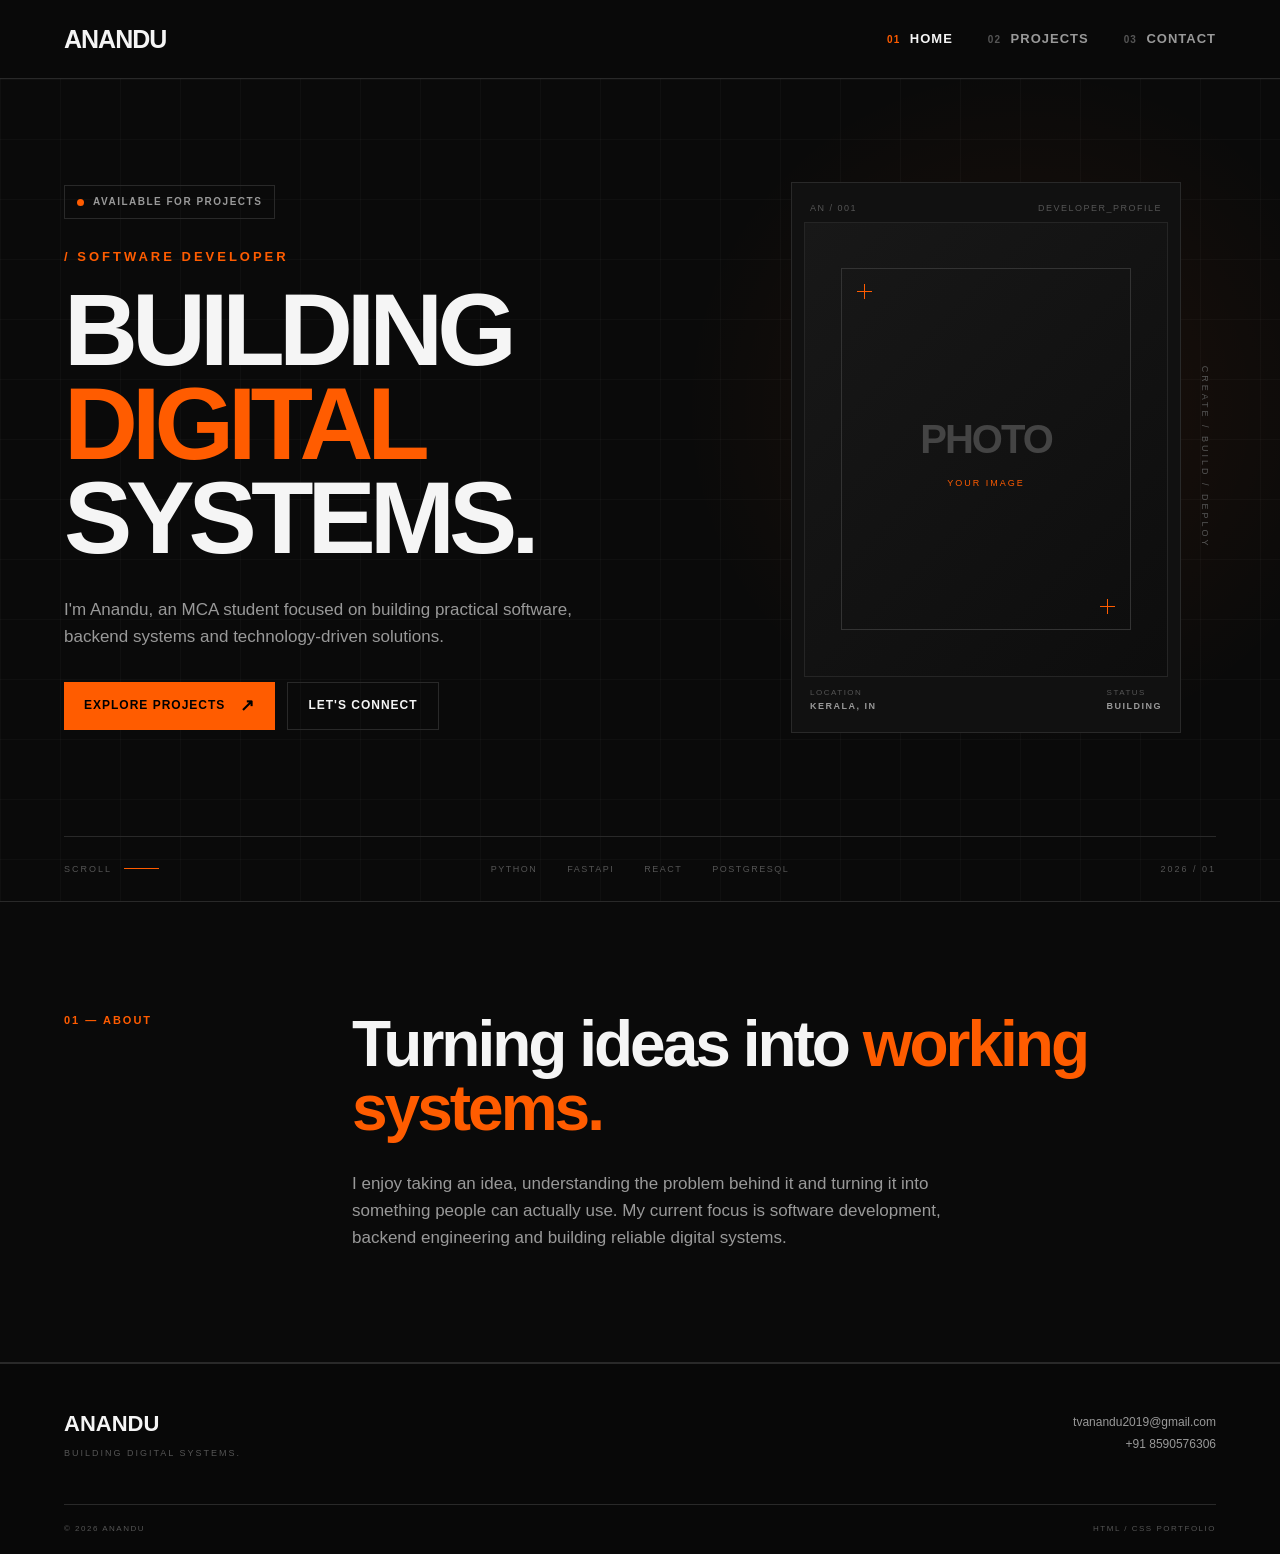
<file: index.html>
<!DOCTYPE html>
<html lang="en">
<head>
    <meta charset="UTF-8">
    <meta name="viewport" content="width=device-width, initial-scale=1.0">

    <title>ANLABS | Anandu</title>

    <link rel="stylesheet" href="style.css">
</head>

<body>

    <!-- ================= HEADER ================= -->

    <header class="header">

        <div class="container nav-container">

            <a href="index.html" class="logo">
                ANANDU
            </a>

            <nav class="navbar">

                <a href="index.html" class="active">
                    <span>01</span> Home
                </a>

                <a href="projects.html">
                    <span>02</span> Projects
                </a>

                <a href="contact.html">
                    <span>03</span> Contact
                </a>

            </nav>

        </div>

    </header>


    <!-- ================= MAIN ================= -->

    <main>

        <section class="hero">

            <div class="hero-grid">

                <!-- LEFT SIDE -->

                <div class="hero-text">

                    <div class="availability">
                        <span class="status-dot"></span>
                        AVAILABLE FOR PROJECTS
                    </div>

                    <p class="hero-label">
                        / SOFTWARE DEVELOPER
                    </p>

                    <h1>
                        Building
                        <span>digital</span>
                        systems.
                    </h1>

                    <p class="hero-description">
                        I'm Anandu, an MCA student focused on building
                        practical software, backend systems and
                        technology-driven solutions.
                    </p>

                    <div class="hero-buttons">

                        <a href="projects.html" class="btn btn-primary">
                            Explore Projects
                            <span>↗</span>
                        </a>

                        <a href="contact.html" class="btn btn-outline">
                            Let's Connect
                        </a>

                    </div>

                </div>


                <!-- RIGHT SIDE -->

                <div class="hero-visual">

                    <div class="visual-frame">

                        <div class="frame-top">
                            <span>AN / 001</span>
                            <span>DEVELOPER_PROFILE</span>
                        </div>

                        <div class="photo-placeholder">

                            <div class="photo-inner">

                                <div class="photo-cross cross-one"></div>
                                <div class="photo-cross cross-two"></div>

                                <span>PHOTO</span>

                                <small>
                                    YOUR IMAGE
                                </small>

                            </div>

                        </div>

                        <div class="frame-bottom">

                            <div>
                                <small>LOCATION</small>
                                <strong>KERALA, IN</strong>
                            </div>

                            <div>
                                <small>STATUS</small>
                                <strong>BUILDING</strong>
                            </div>

                        </div>

                    </div>

                    <!-- Decorative text -->

                    <div class="vertical-text">
                        CREATE / BUILD / DEPLOY
                    </div>

                </div>

            </div>


            <!-- ================= BOTTOM STRIP ================= -->

            <div class="hero-bottom container">

                <div class="scroll-indicator">
                    <span>SCROLL</span>
                    <div class="scroll-line"></div>
                </div>

                <div class="hero-tech">

                    <span>PYTHON</span>
                    <span>FASTAPI</span>
                    <span>REACT</span>
                    <span>POSTGRESQL</span>

                </div>

                <div class="hero-number">
                    2026 / 01
                </div>

            </div>

        </section>


        <!-- ================= INTRO ================= -->

        <section class="intro-section">

            <div class="container intro-grid">

                <div class="intro-label">
                    01 — ABOUT
                </div>

                <div class="intro-content">

                    <h2>
                        Turning ideas into
                        <span>working systems.</span>
                    </h2>

                    <p>
                        I enjoy taking an idea, understanding the problem
                        behind it and turning it into something people can
                        actually use. My current focus is software
                        development, backend engineering and building
                        reliable digital systems.
                    </p>

                </div>

            </div>

        </section>

    </main>


    <!-- ================= FOOTER ================= -->

    <footer class="footer">

        <div class="container footer-top">

            <div>

                <a href="index.html" class="footer-logo">
                    ANANDU
                </a>

                <p>
                    BUILDING DIGITAL SYSTEMS.
                </p>

            </div>

            <div class="footer-contact">

                <p>
                    tvanandu2019@gmail.com
                </p>

                <p>
                    +91 8590576306
                </p>

            </div>

        </div>

        <div class="container footer-bottom">

            <span>
                © 2026 ANANDU
            </span>

            <span>
                HTML / CSS PORTFOLIO
            </span>

        </div>

    </footer>

</body>
</html>
</file>
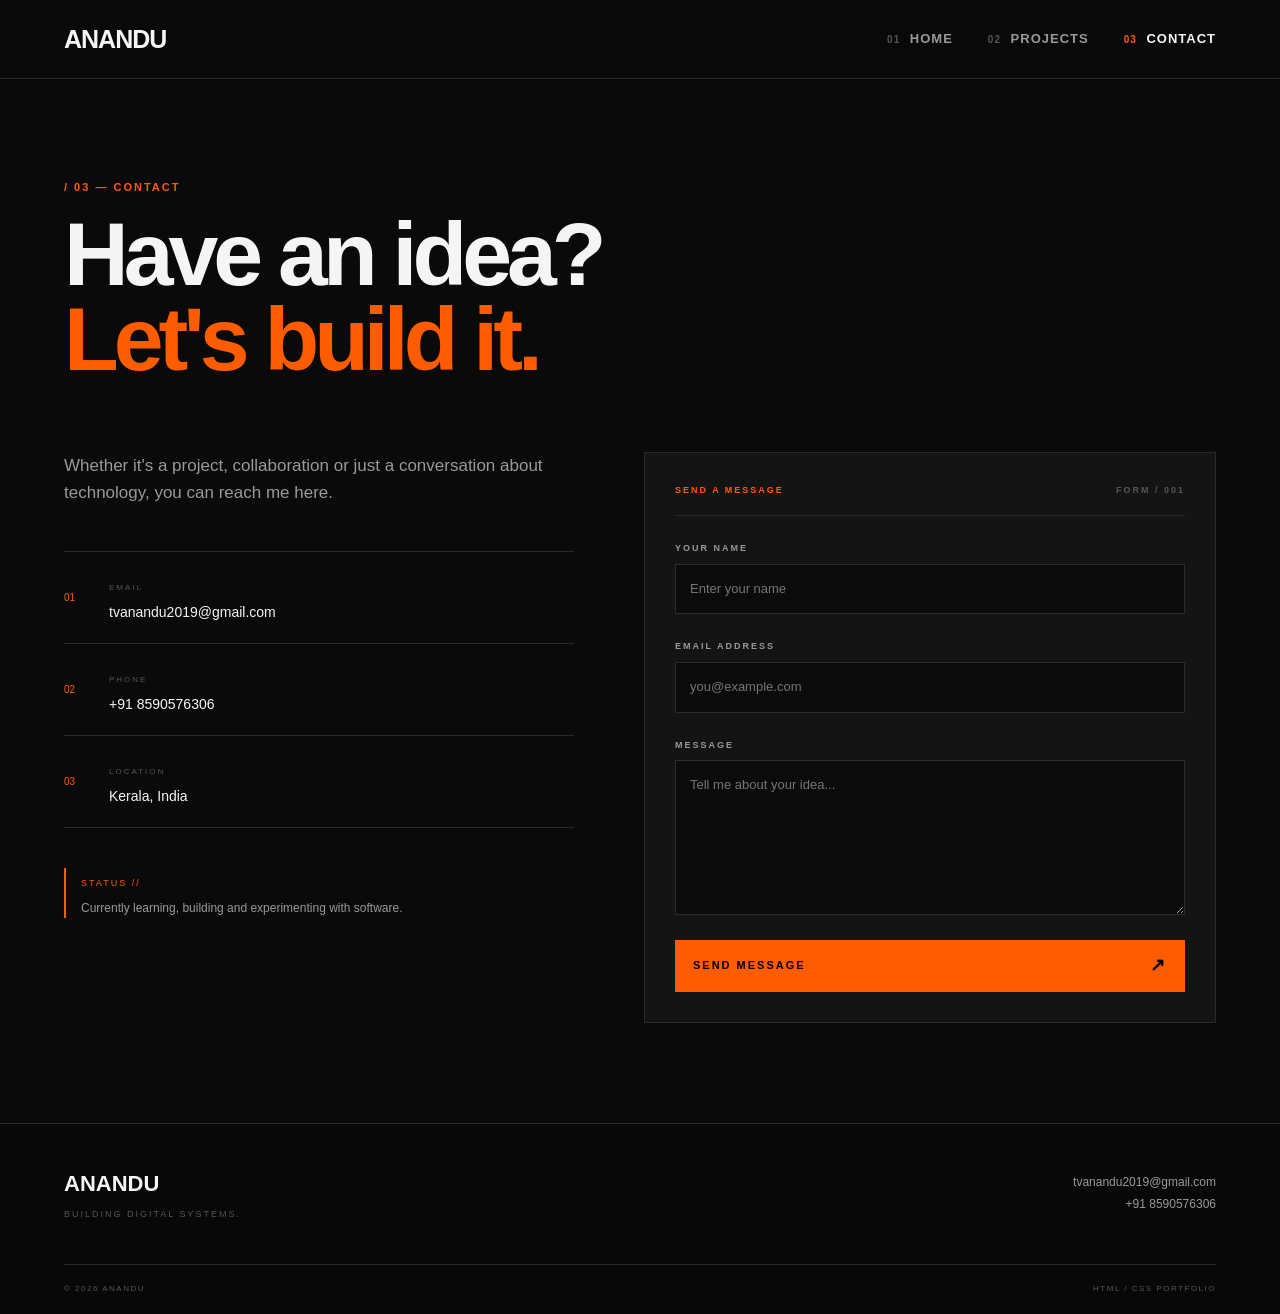
<file: contact.html>
<!DOCTYPE html>
<html lang="en">
<head>

    <meta charset="UTF-8">
    <meta name="viewport" content="width=device-width, initial-scale=1.0">

    <title>ANLABS | Contact</title>

    <link rel="stylesheet" href="style.css">

</head>

<body>


    <!-- ================= HEADER ================= -->

    <header class="header">

        <div class="container nav-container">

            <a href="index.html" class="logo">
                ANANDU
            </a>

            <nav class="navbar">

                <a href="index.html">
                    <span>01</span> Home
                </a>

                <a href="projects.html">
                    <span>02</span> Projects
                </a>

                <a href="contact.html" class="active">
                    <span>03</span> Contact
                </a>

            </nav>

        </div>

    </header>


    <!-- ================= CONTACT ================= -->

    <main>

        <section class="contact-section">

            <div class="container">

                <div class="contact-header">

                    <p class="page-index">
                        / 03 — CONTACT
                    </p>

                    <h1>
                        Have an idea?
                        <span>Let's build it.</span>
                    </h1>

                </div>


                <div class="contact-wrapper">


                    <!-- CONTACT INFORMATION -->

                    <div class="contact-info">

                        <p class="contact-intro">

                            Whether it's a project, collaboration or just
                            a conversation about technology, you can reach
                            me here.

                        </p>


                        <div class="contact-details">

                            <div class="contact-item">

                                <span class="contact-number">
                                    01
                                </span>

                                <div>

                                    <small>EMAIL</small>

                                    <p>
                                        tvanandu2019@gmail.com
                                    </p>

                                </div>

                            </div>


                            <div class="contact-item">

                                <span class="contact-number">
                                    02
                                </span>

                                <div>

                                    <small>PHONE</small>

                                    <p>
                                        +91 8590576306
                                    </p>

                                </div>

                            </div>


                            <div class="contact-item">

                                <span class="contact-number">
                                    03
                                </span>

                                <div>

                                    <small>LOCATION</small>

                                    <p>
                                        Kerala, India
                                    </p>

                                </div>

                            </div>

                        </div>


                        <div class="contact-note">

                            <span>STATUS //</span>

                            <p>
                                Currently learning, building and
                                experimenting with software.
                            </p>

                        </div>

                    </div>


                    <!-- FORM -->

                    <form class="contact-form">

                        <div class="form-heading">

                            <span>
                                SEND A MESSAGE
                            </span>

                            <span>
                                FORM / 001
                            </span>

                        </div>


                        <div class="form-group">

                            <label for="name">
                                YOUR NAME
                            </label>

                            <input
                                type="text"
                                id="name"
                                name="name"
                                placeholder="Enter your name"
                                required
                            >

                        </div>


                        <div class="form-group">

                            <label for="email">
                                EMAIL ADDRESS
                            </label>

                            <input
                                type="email"
                                id="email"
                                name="email"
                                placeholder="you@example.com"
                                required
                            >

                        </div>


                        <div class="form-group">

                            <label for="message">
                                MESSAGE
                            </label>

                            <textarea
                                id="message"
                                name="message"
                                rows="6"
                                placeholder="Tell me about your idea..."
                                required
                            ></textarea>

                        </div>


                        <button
                            type="submit"
                            class="submit-btn"
                        >

                            SEND MESSAGE

                            <span>↗</span>

                        </button>

                    </form>

                </div>

            </div>

        </section>

    </main>


    <!-- ================= FOOTER ================= -->

    <footer class="footer">

        <div class="container footer-top">

            <div>

                <a href="index.html" class="footer-logo">
                    ANANDU
                </a>

                <p>
                    BUILDING DIGITAL SYSTEMS.
                </p>

            </div>

            <div class="footer-contact">

                <p>
                    tvanandu2019@gmail.com
                </p>

                <p>
                    +91 8590576306
                </p>

            </div>

        </div>

        <div class="container footer-bottom">

            <span>
                © 2026 ANANDU
            </span>

            <span>
                HTML / CSS PORTFOLIO
            </span>

        </div>

    </footer>


</body>
</html>
</file>
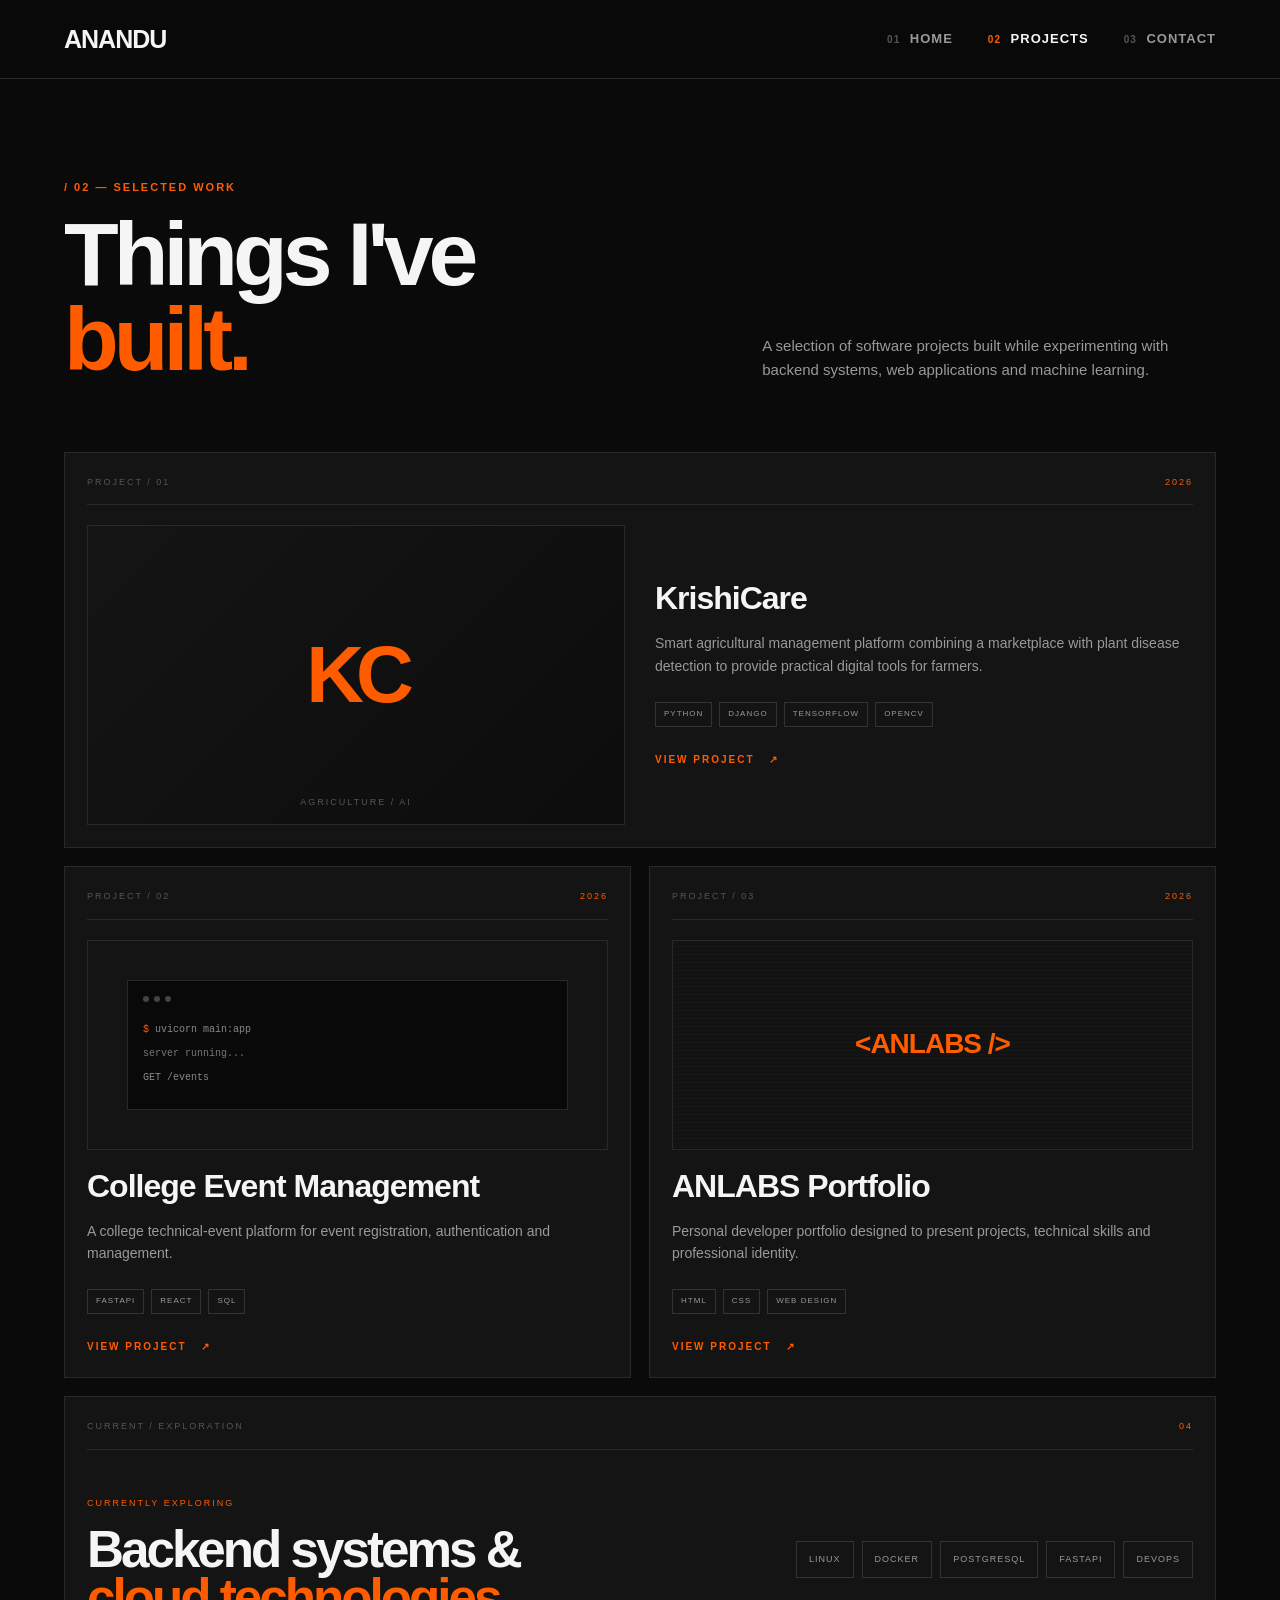
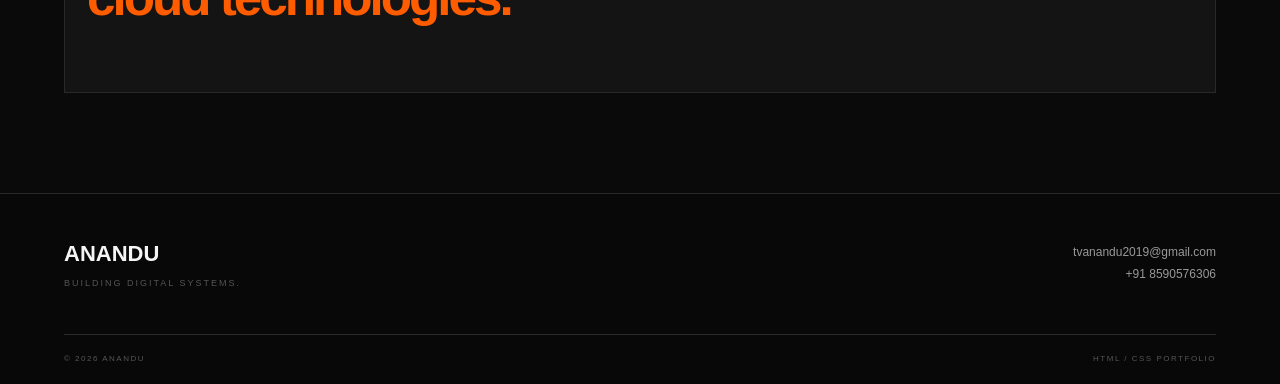
<file: projects.html>
<!DOCTYPE html>
<html lang="en">
<head>

    <meta charset="UTF-8">
    <meta name="viewport" content="width=device-width, initial-scale=1.0">

    <title>ANLABS | Projects</title>

    <link rel="stylesheet" href="style.css">

</head>

<body>


    <!-- ================= HEADER ================= -->

    <header class="header">

        <div class="container nav-container">

            <a href="index.html" class="logo">
                ANANDU
            </a>

            <nav class="navbar">

                <a href="index.html">
                    <span>01</span> Home
                </a>

                <a href="projects.html" class="active">
                    <span>02</span> Projects
                </a>

                <a href="contact.html">
                    <span>03</span> Contact
                </a>

            </nav>

        </div>

    </header>


    <!-- ================= PROJECTS ================= -->

    <main>

        <section class="projects-section">

            <div class="container">

                <div class="page-header">

                    <div>

                        <p class="page-index">
                            / 02 — SELECTED WORK
                        </p>

                        <h1>
                            Things I've
                            <span>built.</span>
                        </h1>

                    </div>

                    <p class="page-description">

                        A selection of software projects built while
                        experimenting with backend systems, web
                        applications and machine learning.

                    </p>

                </div>


                <!-- PROJECT GRID -->

                <div class="project-grid">


                    <!-- PROJECT 01 -->

                    <article class="project-card project-large">

                        <div class="project-top">

                            <span class="project-id">
                                PROJECT / 01
                            </span>

                            <span class="project-year">
                                2026
                            </span>

                        </div>

                        <div class="project-content">

                            <div class="project-visual krishi-visual">

                                <span class="visual-symbol">
                                    KC
                                </span>

                                <span class="visual-label">
                                    AGRICULTURE / AI
                                </span>

                            </div>

                            <div class="project-info">

                                <h2>
                                    KrishiCare
                                </h2>

                                <p>
                                    Smart agricultural management platform
                                    combining a marketplace with plant
                                    disease detection to provide practical
                                    digital tools for farmers.
                                </p>

                                <div class="technologies">

                                    <span>PYTHON</span>
                                    <span>DJANGO</span>
                                    <span>TENSORFLOW</span>
                                    <span>OPENCV</span>

                                </div>

                                <a href="#" class="project-link">
                                    VIEW PROJECT <span>↗</span>
                                </a>

                            </div>

                        </div>

                    </article>


                    <!-- PROJECT 02 -->

                    <article class="project-card">

                        <div class="project-top">

                            <span class="project-id">
                                PROJECT / 02
                            </span>

                            <span class="project-year">
                                2026
                            </span>

                        </div>

                        <div class="project-mini-visual">

                            <div class="terminal">

                                <div class="terminal-bar">
                                    <i></i>
                                    <i></i>
                                    <i></i>
                                </div>

                                <p>
                                    <span>$</span> uvicorn
                                    main:app
                                </p>

                                <p class="terminal-green">
                                    server running...
                                </p>

                                <p>
                                    GET /events
                                </p>

                            </div>

                        </div>

                        <div class="project-info">

                            <h2>
                                College Event Management
                            </h2>

                            <p>
                                A college technical-event platform for
                                event registration, authentication and
                                management.
                            </p>

                            <div class="technologies">

                                <span>FASTAPI</span>
                                <span>REACT</span>
                                <span>SQL</span>

                            </div>

                            <a href="#" class="project-link">
                                VIEW PROJECT <span>↗</span>
                            </a>

                        </div>

                    </article>


                    <!-- PROJECT 03 -->

                    <article class="project-card">

                        <div class="project-top">

                            <span class="project-id">
                                PROJECT / 03
                            </span>

                            <span class="project-year">
                                2026
                            </span>

                        </div>

                        <div class="project-mini-visual portfolio-visual">

                            <span>&lt;ANLABS /&gt;</span>

                        </div>

                        <div class="project-info">

                            <h2>
                                ANLABS Portfolio
                            </h2>

                            <p>
                                Personal developer portfolio designed to
                                present projects, technical skills and
                                professional identity.
                            </p>

                            <div class="technologies">

                                <span>HTML</span>
                                <span>CSS</span>
                                <span>WEB DESIGN</span>

                            </div>

                            <a href="#" class="project-link">
                                VIEW PROJECT <span>↗</span>
                            </a>

                        </div>

                    </article>


                    <!-- PROJECT 04 -->

                    <article class="project-card project-wide">

                        <div class="project-top">

                            <span class="project-id">
                                CURRENT / EXPLORATION
                            </span>

                            <span class="project-year">
                                04
                            </span>

                        </div>

                        <div class="project-wide-content">

                            <div>

                                <p class="explore-label">
                                    CURRENTLY EXPLORING
                                </p>

                                <h2>
                                    Backend systems &
                                    <span>cloud technologies.</span>
                                </h2>

                            </div>

                            <div class="explore-stack">

                                <span>LINUX</span>
                                <span>DOCKER</span>
                                <span>POSTGRESQL</span>
                                <span>FASTAPI</span>
                                <span>DEVOPS</span>

                            </div>

                        </div>

                    </article>

                </div>

            </div>

        </section>

    </main>


    <!-- ================= FOOTER ================= -->

    <footer class="footer">

        <div class="container footer-top">

            <div>

                <a href="index.html" class="footer-logo">
                    ANANDU
                </a>

                <p>
                    BUILDING DIGITAL SYSTEMS.
                </p>

            </div>

            <div class="footer-contact">

                <p>
                    tvanandu2019@gmail.com
                </p>

                <p>
                    +91 8590576306
                </p>

            </div>

        </div>

        <div class="container footer-bottom">

            <span>
                © 2026 ANANDU
            </span>

            <span>
                HTML / CSS PORTFOLIO
            </span>

        </div>

    </footer>


</body>
</html>
</file>
<file: style.css>
/* =====================================================
   ANLABS PORTFOLIO
   BLACK / ORANGE DEVELOPER THEME
   HTML5 + CSS3
   ===================================================== */


/* =====================================================
   RESET
   ===================================================== */

* {
    margin: 0;
    padding: 0;
    box-sizing: border-box;
}

html {
    scroll-behavior: smooth;
}

body {
    font-family: Arial, Helvetica, sans-serif;
    background: #0a0a0a;
    color: #f5f5f5;
    line-height: 1.6;
}

a {
    color: inherit;
    text-decoration: none;
}

button,
input,
textarea {
    font: inherit;
}

img {
    max-width: 100%;
    display: block;
}

.container {
    width: min(1200px, 90%);
    margin: auto;
}


/* =====================================================
   VARIABLES
   ===================================================== */

:root {
    --black: #0a0a0a;
    --black-light: #111111;
    --black-card: #141414;
    --orange: #ff5c00;
    --orange-light: #ff7a2f;
    --white: #f5f5f5;
    --gray: #999999;
    --gray-dark: #555555;
    --border: #292929;
}


/* =====================================================
   HEADER
   ===================================================== */

.header {
    width: 100%;
    background: rgba(10, 10, 10, 0.96);
    border-bottom: 1px solid var(--border);
    position: relative;
    z-index: 10;
}

.nav-container {
    min-height: 78px;

    display: flex;
    align-items: center;
    justify-content: space-between;
}

.logo {
    font-size: 25px;
    font-weight: 900;
    letter-spacing: -1px;
}

.logo span,
.footer-logo span {
    color: var(--orange);
}

.navbar {
    display: flex;
    align-items: center;
    gap: 35px;
}

.navbar a {
    color: var(--gray);
    font-size: 13px;
    font-weight: bold;
    letter-spacing: 1px;
    text-transform: uppercase;

    transition: color 0.25s ease;
}

.navbar a span {
    color: var(--gray-dark);
    margin-right: 5px;
    font-size: 10px;
}

.navbar a:hover,
.navbar a.active {
    color: var(--white);
}

.navbar a.active span {
    color: var(--orange);
}


/* =====================================================
   HOME — HERO
   ===================================================== */

.hero {
    min-height: calc(100vh - 78px);

    display: flex;
    flex-direction: column;

    background:
        radial-gradient(
            circle at 80% 40%,
            rgba(255, 92, 0, 0.08),
            transparent 30%
        );

    position: relative;
    overflow: hidden;
}


/* Grid lines */

.hero::before {
    content: "";

    position: absolute;
    inset: 0;

    background-image:
        linear-gradient(
            rgba(255,255,255,0.025) 1px,
            transparent 1px
        ),
        linear-gradient(
            90deg,
            rgba(255,255,255,0.025) 1px,
            transparent 1px
        );

    background-size: 60px 60px;

    pointer-events: none;
}


/* Hero layout */

.hero-grid {
    width: min(1200px, 90%);
    margin: auto;

    flex: 1;

    display: grid;
    grid-template-columns: 1.15fr 0.85fr;

    align-items: center;

    gap: 70px;

    padding: 70px 0;
}


/* Hero text */

.hero-text {
    position: relative;
    z-index: 2;
}

.availability {
    display: inline-flex;
    align-items: center;
    gap: 9px;

    color: var(--gray);
    border: 1px solid var(--border);

    padding: 8px 12px;

    font-size: 10px;
    letter-spacing: 1.5px;
    font-weight: bold;

    margin-bottom: 28px;
}

.status-dot {
    width: 7px;
    height: 7px;

    background: var(--orange);
    border-radius: 50%;
}

.hero-label {
    color: var(--orange);

    font-size: 13px;
    font-weight: bold;
    letter-spacing: 3px;

    margin-bottom: 15px;
}

.hero h1 {
    max-width: 750px;

    font-size: clamp(60px, 8vw, 105px);
    line-height: 0.92;

    letter-spacing: -6px;

    text-transform: uppercase;
}

.hero h1 span {
    color: var(--orange);
    display: block;
}

.hero-description {
    max-width: 570px;

    color: var(--gray);

    font-size: 17px;

    margin-top: 30px;
    margin-bottom: 32px;
}


/* Buttons */

.hero-buttons {
    display: flex;
    align-items: center;
    gap: 12px;
    flex-wrap: wrap;
}

.btn {
    min-height: 48px;

    padding: 0 20px;

    display: inline-flex;
    align-items: center;
    justify-content: center;

    font-size: 12px;
    font-weight: bold;
    letter-spacing: 1px;
    text-transform: uppercase;

    transition: all 0.25s ease;
}

.btn span {
    margin-left: 15px;
    font-size: 17px;
}

.btn-primary {
    background: var(--orange);
    color: #000;
}

.btn-primary:hover {
    background: var(--orange-light);
    transform: translateY(-2px);
}

.btn-outline {
    border: 1px solid var(--border);
    color: var(--white);
}

.btn-outline:hover {
    border-color: var(--orange);
    color: var(--orange);
}


/* =====================================================
   HERO VISUAL
   ===================================================== */

.hero-visual {
    position: relative;

    display: flex;
    justify-content: center;
    align-items: center;
}

.visual-frame {
    width: min(390px, 100%);

    border: 1px solid var(--border);

    background: var(--black-light);

    padding: 12px;

    position: relative;
}

.frame-top,
.frame-bottom {
    display: flex;
    justify-content: space-between;
    align-items: center;

    color: var(--gray-dark);

    font-size: 9px;
    letter-spacing: 1.5px;

    padding: 6px;
}

.photo-placeholder {
    width: 100%;
    aspect-ratio: 4 / 5;

    background:
        linear-gradient(
            135deg,
            #181818,
            #0d0d0d
        );

    border: 1px solid #252525;

    display: flex;
    align-items: center;
    justify-content: center;

    position: relative;
    overflow: hidden;
}

.photo-inner {
    width: 80%;
    height: 80%;

    border: 1px solid #333;

    display: flex;
    align-items: center;
    justify-content: center;
    flex-direction: column;

    position: relative;

    color: #444;
}

.photo-inner span {
    font-size: 40px;
    font-weight: 900;
    letter-spacing: -2px;
}

.photo-inner small {
    color: var(--orange);

    font-size: 9px;
    letter-spacing: 2px;

    margin-top: 5px;
}


/* Crosshair */

.photo-cross {
    position: absolute;
    width: 15px;
    height: 15px;
}

.photo-cross::before,
.photo-cross::after {
    content: "";
    position: absolute;
    background: var(--orange);
}

.photo-cross::before {
    width: 15px;
    height: 1px;
    top: 7px;
    left: 0;
}

.photo-cross::after {
    height: 15px;
    width: 1px;
    left: 7px;
    top: 0;
}

.cross-one {
    top: 15px;
    left: 15px;
}

.cross-two {
    bottom: 15px;
    right: 15px;
}


/* Frame bottom */

.frame-bottom {
    padding-top: 10px;
}

.frame-bottom div {
    display: flex;
    flex-direction: column;
}

.frame-bottom small {
    font-size: 8px;
    color: var(--gray-dark);
}

.frame-bottom strong {
    font-size: 9px;
    color: var(--gray);
}


/* Vertical text */

.vertical-text {
    position: absolute;

    right: -80px;

    transform: rotate(90deg);

    color: var(--gray-dark);

    font-size: 9px;
    letter-spacing: 3px;
}


/* =====================================================
   HERO BOTTOM
   ===================================================== */

.hero-bottom {
    display: grid;

    grid-template-columns: 1fr 2fr 1fr;

    align-items: center;

    border-top: 1px solid var(--border);

    min-height: 65px;

    position: relative;
    z-index: 2;
}

.scroll-indicator {
    display: flex;
    align-items: center;
    gap: 12px;

    color: var(--gray-dark);

    font-size: 9px;
    letter-spacing: 2px;
}

.scroll-line {
    width: 35px;
    height: 1px;

    background: var(--orange);
}

.hero-tech {
    display: flex;
    justify-content: center;
    gap: 30px;

    color: var(--gray-dark);

    font-size: 9px;
    letter-spacing: 1.5px;
}

.hero-number {
    text-align: right;

    color: var(--gray-dark);

    font-size: 9px;
    letter-spacing: 2px;
}


/* =====================================================
   INTRO SECTION
   ===================================================== */

.intro-section {
    border-top: 1px solid var(--border);
    border-bottom: 1px solid var(--border);

    padding: 110px 0;
}

.intro-grid {
    display: grid;
    grid-template-columns: 25% 75%;
}

.intro-label {
    color: var(--orange);

    font-size: 11px;
    font-weight: bold;
    letter-spacing: 2px;
}

.intro-content {
    max-width: 800px;
}

.intro-content h2 {
    font-size: clamp(38px, 5vw, 68px);

    line-height: 1;

    letter-spacing: -3px;

    margin-bottom: 30px;
}

.intro-content h2 span {
    color: var(--orange);
}

.intro-content p {
    max-width: 650px;

    color: var(--gray);

    font-size: 17px;
}


/* =====================================================
   PROJECT PAGE
   ===================================================== */

.projects-section {
    padding: 100px 0;
}

.page-header {
    display: grid;
    grid-template-columns: 1fr 0.7fr;

    gap: 50px;

    align-items: end;

    margin-bottom: 70px;
}

.page-index {
    color: var(--orange);

    font-size: 11px;
    font-weight: bold;
    letter-spacing: 2px;

    margin-bottom: 15px;
}

.page-header h1,
.contact-header h1 {
    font-size: clamp(50px, 7vw, 90px);

    line-height: 0.95;

    letter-spacing: -5px;
}

.page-header h1 span,
.contact-header h1 span {
    color: var(--orange);
    display: block;
}

.page-description {
    color: var(--gray);

    font-size: 15px;

    max-width: 450px;
}


/* =====================================================
   PROJECT GRID
   CSS GRID — ASSIGNMENT REQUIREMENT
   ===================================================== */

.project-grid {
    display: grid;

    grid-template-columns: repeat(2, minmax(0, 1fr));

    gap: 18px;
}


/* Project card */

.project-card {
    background: var(--black-card);

    border: 1px solid var(--border);

    padding: 22px;

    position: relative;

    min-width: 0;

    transition:
        border-color 0.3s ease,
        transform 0.3s ease;
}

.project-card:hover {
    border-color: #444;
    transform: translateY(-5px);
}

.project-large {
    grid-column: span 2;
}


/* Project top */

.project-top {
    display: flex;
    justify-content: space-between;

    padding-bottom: 15px;

    border-bottom: 1px solid var(--border);

    color: var(--gray-dark);

    font-size: 9px;
    letter-spacing: 2px;
}

.project-year {
    color: var(--orange);
}


/* Project content */

.project-content {
    display: grid;

    grid-template-columns: 1fr 1fr;

    gap: 30px;

    padding-top: 20px;
}

.project-visual {
    min-height: 300px;

    border: 1px solid var(--border);

    display: flex;
    flex-direction: column;

    justify-content: center;
    align-items: center;

    position: relative;
}

.krishi-visual {
    background:
        linear-gradient(
            135deg,
            #151515,
            #0c0c0c
        );
}

.visual-symbol {
    font-size: 80px;

    font-weight: 900;

    color: var(--orange);

    letter-spacing: -8px;
}

.visual-label {
    position: absolute;

    bottom: 15px;

    color: var(--gray-dark);

    font-size: 9px;

    letter-spacing: 2px;
}


/* Project info */

.project-info {
    display: flex;
    flex-direction: column;

    justify-content: center;
}

.project-info h2 {
    font-size: 32px;

    line-height: 1;

    letter-spacing: -1px;

    margin-bottom: 18px;
}

.project-info p {
    color: var(--gray);

    font-size: 14px;

    margin-bottom: 25px;
}


/* Technologies */

.technologies {
    display: flex;
    flex-wrap: wrap;

    gap: 7px;

    margin-bottom: 25px;
}

.technologies span {
    border: 1px solid #333;

    padding: 5px 8px;

    color: var(--gray);

    font-size: 8px;

    letter-spacing: 1px;
}


/* Project link */

.project-link {
    color: var(--orange);

    font-size: 10px;

    font-weight: bold;

    letter-spacing: 2px;
}

.project-link span {
    margin-left: 10px;
}


/* =====================================================
   PROJECT MINI VISUALS
   ===================================================== */

.project-mini-visual {
    min-height: 210px;

    margin: 20px 0;

    border: 1px solid var(--border);

    display: flex;

    align-items: center;
    justify-content: center;
}


/* Terminal */

.terminal {
    width: 85%;

    background: #090909;

    border: 1px solid #292929;

    padding: 15px;

    font-family: monospace;

    font-size: 10px;

    color: #888;
}

.terminal-bar {
    display: flex;
    gap: 5px;

    margin-bottom: 20px;
}

.terminal-bar i {
    width: 6px;
    height: 6px;

    border-radius: 50%;

    background: #444;
}

.terminal p {
    margin: 8px 0;
}

.terminal p span {
    color: var(--orange);
}

.terminal-green {
    color: #777 !important;
}


/* Portfolio visual */

.portfolio-visual {
    background:
        repeating-linear-gradient(
            0deg,
            #111 0,
            #111 1px,
            transparent 1px,
            transparent 4px
        );

    color: var(--orange);

    font-size: 28px;

    font-weight: bold;

    letter-spacing: -1px;
}


/* =====================================================
   WIDE PROJECT
   ===================================================== */

.project-wide {
    grid-column: span 2;
}

.project-wide-content {
    min-height: 220px;

    display: grid;

    grid-template-columns: 1fr 1fr;

    align-items: center;

    gap: 40px;
}

.explore-label {
    color: var(--orange);

    font-size: 9px;

    letter-spacing: 2px;

    margin-bottom: 15px;
}

.project-wide h2 {
    font-size: clamp(30px, 4vw, 55px);

    line-height: 0.95;

    letter-spacing: -3px;
}

.project-wide h2 span {
    color: var(--orange);
}

.explore-stack {
    display: flex;

    flex-wrap: wrap;

    justify-content: flex-end;

    gap: 8px;
}

.explore-stack span {
    padding: 10px 12px;

    border: 1px solid #333;

    color: var(--gray);

    font-size: 9px;

    letter-spacing: 1px;
}


/* =====================================================
   CONTACT PAGE
   ===================================================== */

.contact-section {
    padding: 100px 0;
    min-height: calc(100vh - 78px);
}

.contact-header {
    margin-bottom: 70px;
}

.contact-wrapper {

    /* FLEXBOX — ASSIGNMENT REQUIREMENT */

    display: flex;

    align-items: stretch;

    gap: 70px;
}


/* Contact info */

.contact-info {
    flex: 1;

    min-width: 0;
}

.contact-intro {
    max-width: 480px;

    color: var(--gray);

    font-size: 17px;

    margin-bottom: 45px;
}

.contact-details {
    display: flex;

    flex-direction: column;

    border-top: 1px solid var(--border);
}

.contact-item {
    display: flex;

    align-items: center;

    gap: 20px;

    padding: 20px 0;

    border-bottom: 1px solid var(--border);
}

.contact-number {
    color: var(--orange);

    font-size: 10px;

    width: 25px;
}

.contact-item small {
    color: var(--gray-dark);

    font-size: 8px;

    letter-spacing: 2px;
}

.contact-item p {
    color: var(--white);

    font-size: 14px;

    margin-top: 3px;
}


/* Contact note */

.contact-note {
    margin-top: 40px;

    border-left: 2px solid var(--orange);

    padding-left: 15px;
}

.contact-note span {
    color: var(--orange);

    font-size: 9px;

    letter-spacing: 2px;
}

.contact-note p {
    color: var(--gray);

    font-size: 12px;

    margin-top: 5px;
}


/* =====================================================
   CONTACT FORM
   ===================================================== */

.contact-form {

    flex: 1;

    background: var(--black-card);

    border: 1px solid var(--border);

    padding: 30px;

    display: flex;

    flex-direction: column;

    gap: 25px;
}

.form-heading {
    display: flex;

    justify-content: space-between;

    padding-bottom: 18px;

    border-bottom: 1px solid var(--border);

    color: var(--orange);

    font-size: 9px;

    font-weight: bold;

    letter-spacing: 2px;
}

.form-heading span:last-child {
    color: var(--gray-dark);
}

.form-group {
    display: flex;

    flex-direction: column;

    gap: 8px;
}

.form-group label {
    color: var(--gray);

    font-size: 9px;

    font-weight: bold;

    letter-spacing: 2px;
}

.form-group input,
.form-group textarea {

    width: 100%;

    border: 1px solid #2b2b2b;

    background: #0b0b0b;

    color: var(--white);

    padding: 14px;

    outline: none;

    border-radius: 0;

    font-size: 13px;

    transition: border-color 0.2s ease;
}

.form-group input:focus,
.form-group textarea:focus {
    border-color: var(--orange);
}

.form-group textarea {
    resize: vertical;
}


/* Submit */

.submit-btn {
    width: 100%;

    border: none;

    background: var(--orange);

    color: #000;

    min-height: 52px;

    font-size: 11px;

    font-weight: bold;

    letter-spacing: 2px;

    cursor: pointer;

    display: flex;

    justify-content: space-between;

    align-items: center;

    padding: 0 18px;

    transition: background 0.25s ease;
}

.submit-btn span {
    font-size: 18px;
}

.submit-btn:hover {
    background: var(--orange-light);
}


/* =====================================================
   FOOTER
   ===================================================== */

.footer {
    border-top: 1px solid var(--border);

    background: #080808;
}

.footer-top {
    min-height: 140px;

    display: flex;

    justify-content: space-between;

    align-items: center;

    gap: 30px;
}

.footer-logo {
    font-size: 22px;

    font-weight: 900;
}

.footer-top p {
    color: var(--gray-dark);

    font-size: 9px;

    letter-spacing: 2px;

    margin-top: 5px;
}

.footer-contact {
    text-align: right;
}

.footer-contact p {
    color: var(--gray);

    font-size: 12px;

    letter-spacing: 0;

    margin: 3px 0;
}

.footer-bottom {
    border-top: 1px solid var(--border);

    min-height: 50px;

    display: flex;

    justify-content: space-between;

    align-items: center;

    color: var(--gray-dark);

    font-size: 8px;

    letter-spacing: 1.5px;
}


/* =====================================================
   TABLET
   1024px
   ===================================================== */

@media screen and (max-width: 1024px) {

    .hero-grid {
        gap: 40px;
    }

    .hero h1 {
        font-size: clamp(55px, 8vw, 80px);
    }

    .vertical-text {
        display: none;
    }

    .project-content {
        gap: 20px;
    }

    .project-info h2 {
        font-size: 27px;
    }

    .contact-wrapper {
        gap: 40px;
    }
}


/* =====================================================
   TABLET / SMALL LAPTOP
   768px
   ===================================================== */

@media screen and (max-width: 768px) {

    /* Header */

    .nav-container {
        min-height: 70px;
    }

    .navbar {
        gap: 20px;
    }

    .navbar a {
        font-size: 11px;
    }

    .navbar a span {
        display: none;
    }


    /* Hero */

    .hero {
        min-height: auto;
    }

    .hero-grid {
        grid-template-columns: 1fr;

        gap: 60px;

        padding: 65px 0;
    }

    .hero-text {
        order: 2;
    }

    .hero-visual {
        order: 1;
    }

    .hero h1 {
        font-size: clamp(55px, 13vw, 85px);

        letter-spacing: -4px;
    }

    .hero-description {
        max-width: 600px;
    }

    .hero-bottom {
        grid-template-columns: 1fr 1fr;

        padding: 15px 0;
    }

    .hero-tech {
        display: none;
    }

    .hero-number {
        text-align: right;
    }


    /* Intro */

    .intro-grid {
        grid-template-columns: 1fr;

        gap: 25px;
    }

    .intro-content h2 {
        font-size: 48px;
    }


    /* Page header */

    .page-header {
        grid-template-columns: 1fr;

        gap: 25px;

        margin-bottom: 45px;
    }

    .page-header h1,
    .contact-header h1 {
        font-size: 65px;
    }


    /* Projects */

    .project-grid {
        grid-template-columns: 1fr;
    }

    .project-large,
    .project-wide {
        grid-column: span 1;
    }

    .project-content {
        grid-template-columns: 1fr;
    }

    .project-visual {
        min-height: 250px;
    }

    .project-wide-content {
        grid-template-columns: 1fr;

        padding: 25px 0;
    }

    .explore-stack {
        justify-content: flex-start;
    }


    /* Contact */

    .contact-section {
        padding: 75px 0;
    }

    .contact-header {
        margin-bottom: 50px;
    }

    .contact-wrapper {
        flex-direction: column;

        gap: 50px;
    }

    .contact-info {
        width: 100%;
    }

    .contact-form {
        width: 100%;
    }


    /* Footer */

    .footer-top {
        padding: 30px 0;

        flex-direction: column;

        align-items: flex-start;
    }

    .footer-contact {
        text-align: left;
    }

}


/* =====================================================
   MOBILE
   480px
   ===================================================== */

@media screen and (max-width: 480px) {

    .container,
    .hero-grid {
        width: 92%;
    }


    /* Header */

    .nav-container {
        min-height: auto;

        flex-direction: column;

        gap: 15px;

        padding: 18px 0;
    }

    .logo {
        font-size: 23px;
    }

    .navbar {
        width: 100%;

        justify-content: space-between;

        gap: 10px;
    }

    .navbar a {
        font-size: 10px;
    }


    /* Hero */

    .hero-grid {
        padding: 45px 0;

        gap: 45px;
    }

    .availability {
        font-size: 8px;

        padding: 7px 9px;

        margin-bottom: 20px;
    }

    .hero-label {
        font-size: 10px;

        letter-spacing: 2px;
    }

    .hero h1 {
        font-size: 54px;

        letter-spacing: -3px;
    }

    .hero-description {
        font-size: 14px;

        margin-top: 22px;
    }

    .hero-buttons {
        flex-direction: column;

        align-items: stretch;

        width: 100%;
    }

    .btn {
        width: 100%;
    }


    /* Photo */

    .visual-frame {
        width: 82%;
    }

    .photo-inner span {
        font-size: 30px;
    }


    /* Hero bottom */

    .hero-bottom {
        width: 92%;

        grid-template-columns: 1fr 1fr;

        min-height: 55px;
    }

    .scroll-indicator {
        font-size: 8px;
    }

    .hero-number {
        font-size: 8px;
    }


    /* Intro */

    .intro-section {
        padding: 70px 0;
    }

    .intro-content h2 {
        font-size: 40px;

        letter-spacing: -2px;
    }

    .intro-content p {
        font-size: 14px;
    }


    /* Projects */

    .projects-section {
        padding: 65px 0;
    }

    .page-header h1,
    .contact-header h1 {
        font-size: 52px;

        letter-spacing: -3px;
    }

    .page-description {
        font-size: 13px;
    }

    .project-card {
        padding: 17px;
    }

    .project-content {
        padding-top: 15px;
    }

    .project-visual {
        min-height: 210px;
    }

    .visual-symbol {
        font-size: 60px;
    }

    .project-info h2 {
        font-size: 25px;
    }

    .project-info p {
        font-size: 13px;
    }

    .project-mini-visual {
        min-height: 180px;
    }

    .project-wide-content {
        min-height: auto;
    }

    .project-wide h2 {
        font-size: 36px;
    }


    /* Contact */

    .contact-section {
        padding: 65px 0;
    }

    .contact-intro {
        font-size: 14px;
    }

    .contact-form {
        padding: 20px;
    }

    .form-heading {
        font-size: 8px;
    }


    /* Footer */

    .footer-top {
        min-height: auto;

        padding: 30px 0;
    }

    .footer-bottom {
        min-height: 65px;

        flex-direction: column;

        justify-content: center;

        gap: 5px;

        align-items: flex-start;
    }

}


/* =====================================================
   VERY SMALL MOBILE
   360px
   ===================================================== */

@media screen and (max-width: 360px) {

    .navbar a {
        font-size: 9px;
    }

    .hero h1 {
        font-size: 46px;
    }

    .hero-label {
        font-size: 9px;
    }

    .photo-inner span {
        font-size: 25px;
    }

    .visual-frame {
        width: 90%;
    }

    .page-header h1,
    .contact-header h1 {
        font-size: 45px;
    }

    .intro-content h2 {
        font-size: 35px;
    }

    .project-info h2 {
        font-size: 22px;
    }

    .project-wide h2 {
        font-size: 31px;
    }

    .contact-form {
        padding: 16px;
    }

}
</file>
